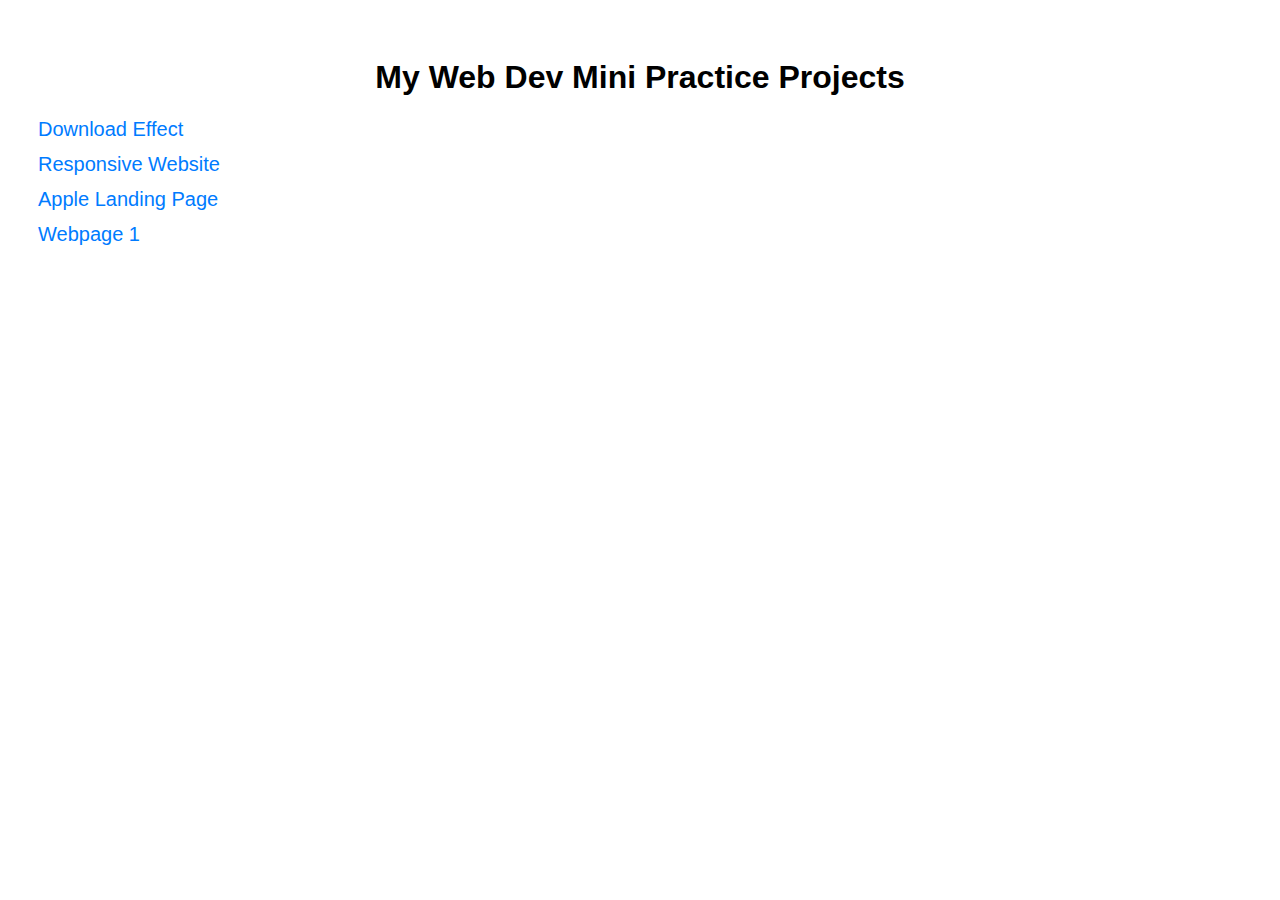
<file: index.html>
<!DOCTYPE html>
<html>
<head>
    <title>My Web Dev Practice</title>
    <style>
        body { font-family: Arial; padding: 30px; }
        h1 { text-align: center; }
        ul { list-style: none; padding: 0; }
        li { margin: 12px 0; }
        a { text-decoration: none; font-size: 20px; color: #007BFF; }
        a:hover { color: #FF6600; }
    </style>
</head>
<body>
    <h1>My Web Dev Mini Practice Projects</h1>

    <ul>
        <li><a href="download effect/index.html">Download Effect</a></li>
        <li><a href="Responsive Website/index.html">Responsive Website</a></li>
        <li><a href="apple-landing page/index.html">Apple Landing Page</a></li>
        <li><a href="webpage1/index.html">Webpage 1</a></li>
    </ul>

</body>
</html>
</file>
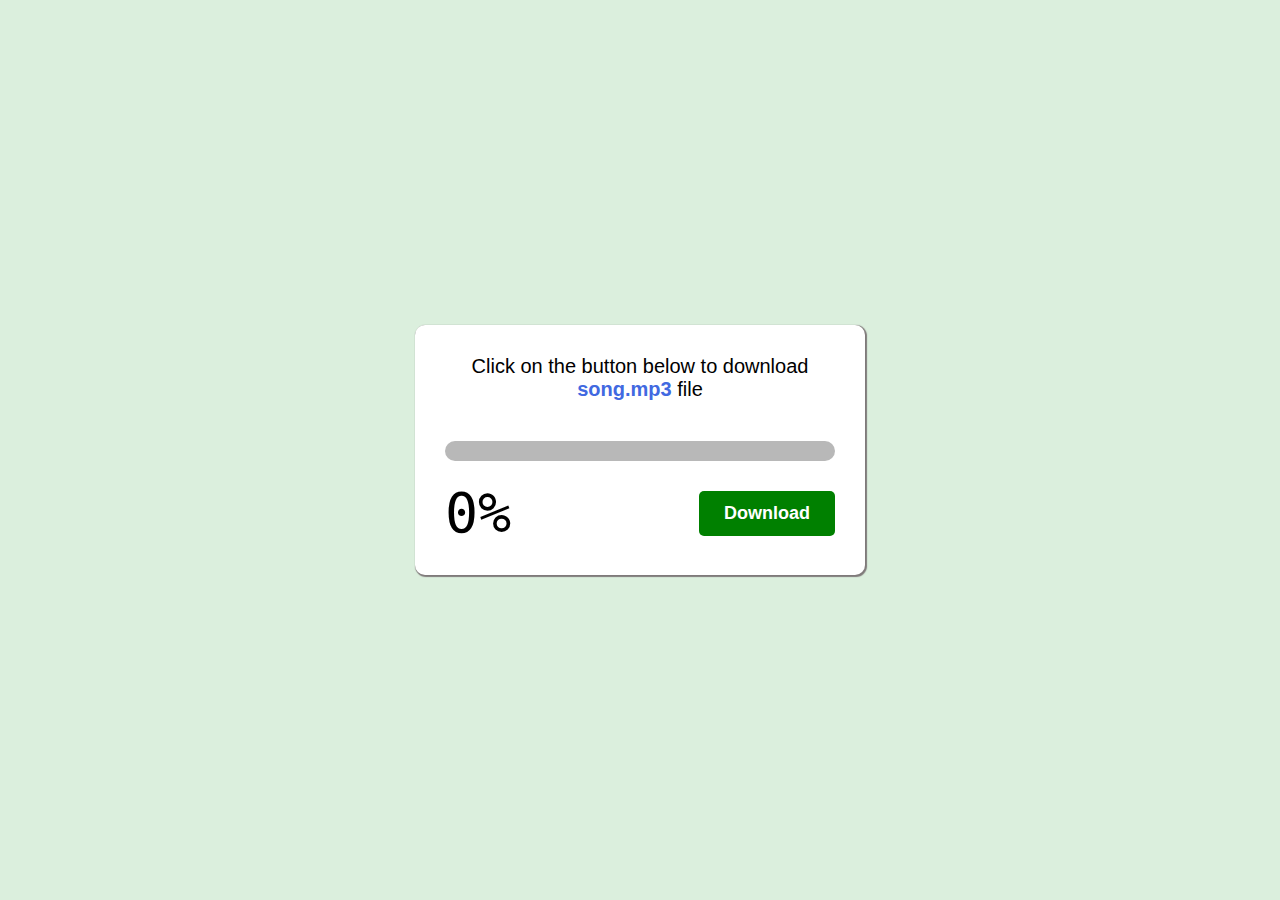
<file: download effect/index.html>
<!DOCTYPE html>
<html lang="en">
<head>
    <meta charset="UTF-8">
    <meta name="viewport" content="width=device-width, initial-scale=1.0">
    <title>Document</title>
    <link rel="stylesheet" href="practice.css">
</head>
 <main>
    
    
    <div class="card">
      <p>Click on the button below to download <span>song.mp3</span> file</p>
      <div class="outer">
        <div class="inner"></div>
      </div>

      <div class="bottom">
        <h2>0%</h2>
        <button>Download</button>
      </div>
    </div>

  </main>
  <script src="practice.js"></script>
</html>
</file>
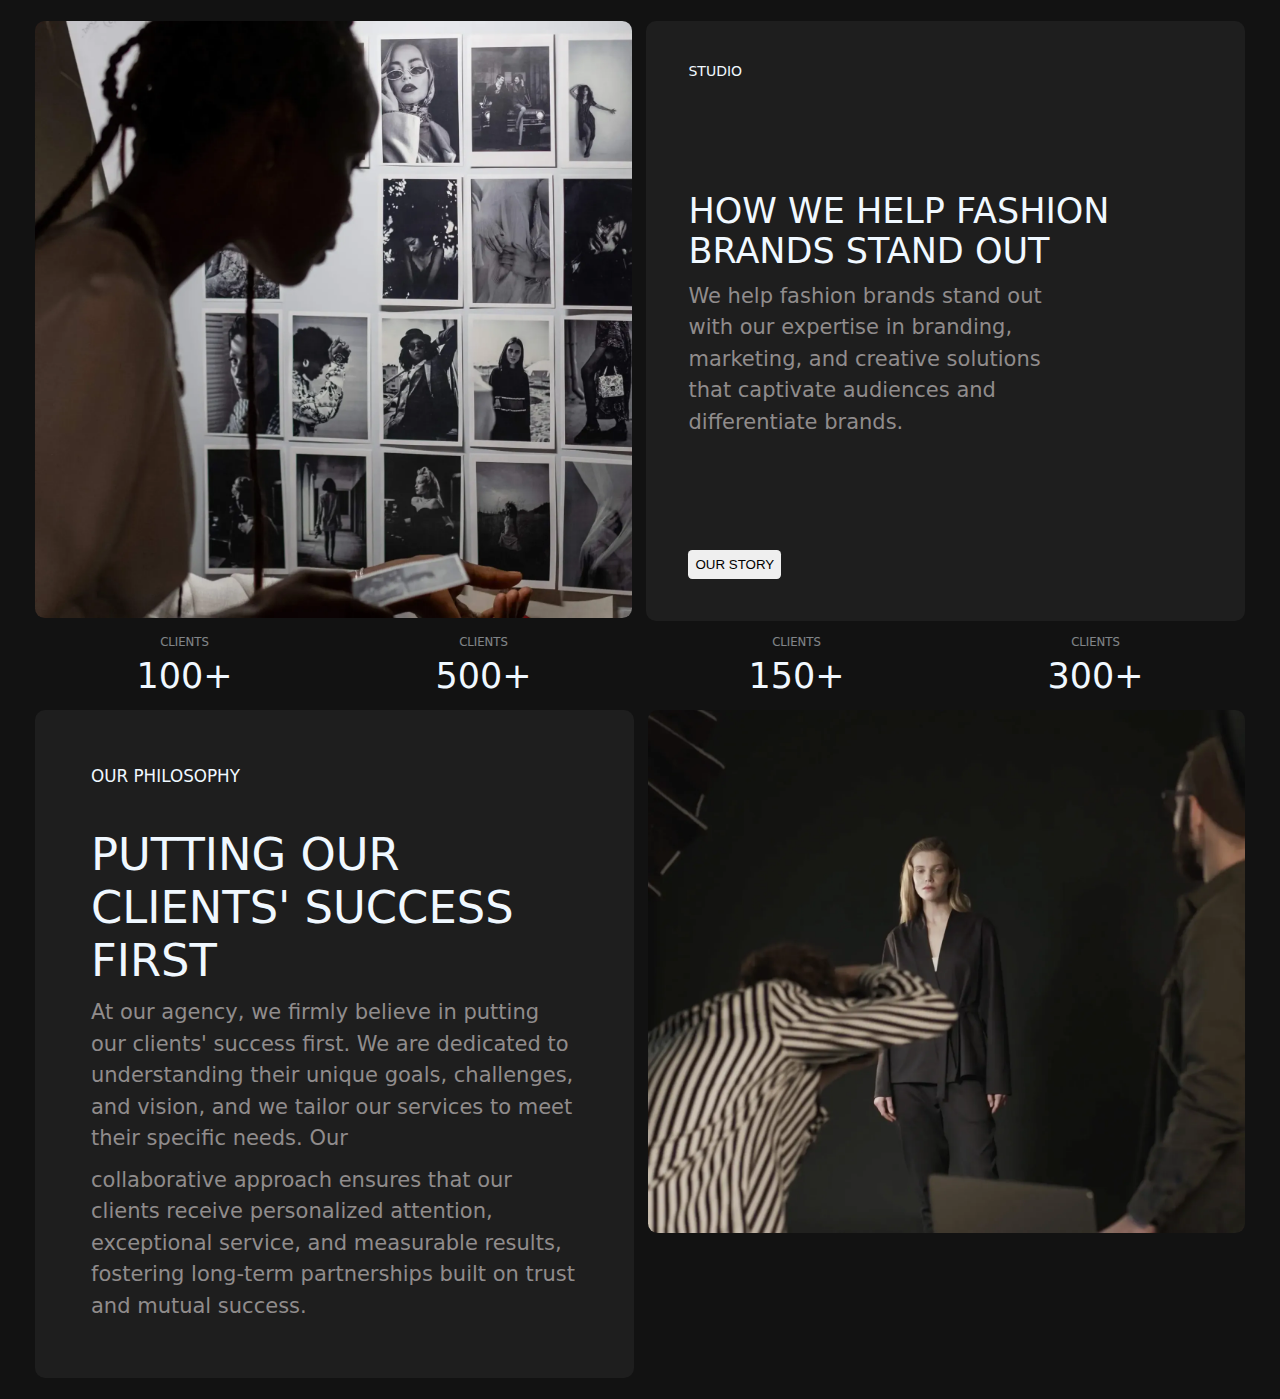
<file: Responsive Website/index.html>
<!DOCTYPE html>
<html lang="en">
<head>
    <meta charset="UTF-8">
    <meta name="viewport" content="width=device-width, initial-scale=1.0">
    <title>Studio Responsive Website</title>
    <link rel="stylesheet" href="style.css">
</head>
<body>
    <main>
        <section class="view1">
            <div class="top">
                <img src="./63d2cb2934d35c4b4c5b51da_studio-hero-p-1600.webp" alt="">
            </div>
            
            <div class="bottom">
                <p>STUDIO</p>
                <div class="text">
                      <h1>HOW WE HELP FASHION BRANDS STAND OUT</h1>
                      <p>We help fashion brands stand out with our expertise in branding, marketing, and creative solutions that captivate audiences and differentiate brands.</p>
                </div>
               <button>OUR STORY</button>
            </div>         
        </section>

        <section class="view2">
            <div class="top">
                <div class="element">
                    <small>CLIENTS</small>
                    <h1>100+</h1>
                </div>
                <div class="element">
                     <small>CLIENTS</small>
                    <h1>500+</h1>
                </div>
            </div>
            <div class="bottom">
                  <div class="element">
                    <small>CLIENTS</small>
                    <h1>150+</h1>
                </div>
                <div class="element">
                     <small>CLIENTS</small>
                    <h1>300+</h1>
                </div>
            </div>
        </section>

        <section class="view3">
            <div class="top">
                <img src="./image2.webp" alt="">
            </div>
            <div class="bottom">
                <p>OUR PHILOSOPHY</p>
                <div class="text">
                    <h2>Putting Our Clients' Success First</h2>
                    <p>At our agency, we firmly believe in putting our clients' success first. We are dedicated to understanding their unique goals, challenges, and vision, and we tailor our services to meet their specific needs. Our</p>
                    <p>collaborative approach ensures that our clients receive personalized attention, exceptional service, and measurable results, fostering long-term partnerships built on trust and mutual success.</p>

                </div>
            </div>
        </section>


    </main>
</body>
</html>
</file>
<file: download effect/practice.css>
*{margin: 0;
padding: 0;
box-sizing: border-box;
font-family: Arial, Helvetica, sans-serif;
}
html,body{
    height: 100%;
    width: 100%;
}
body{
    overflow: hidden;
}
main{
    height: 100%;
  width: 100%;
  background-color: rgb(219, 239, 221);
  display: flex;
  align-items: center;
  justify-content: center;
}
.card p{
    text-align: center;
    margin-bottom: 40px;
    font-size: 20px;
    font-weight: 500;
   
}
.card p span{
    font-weight: 600;
  color: royalblue;
}
.card{
   
     width: 450px;
  background-color: white;
  border-radius: 10px;
  padding: 30px;
  box-shadow: 1px 1px 1px 1px #7f7a7a;
}

.outer{
     height: 20px;
  border-radius: 50px;
  width: 100%;
  background-color: rgb(184, 184, 184);
}
.inner{
width: 0%;
height: 100%;
background-color: green;
border-radius: 50px;
}
.bottom{
  display: flex;
  align-items: center;
  justify-content: space-between;
  margin-top: 20px;
}

.bottom h2{
  font-size: 55px;
  font-family: monospace;
  font-weight: 100;
}
.bottom button{
    padding: 12px 25px;
  background-color: green;
  color: white;
  border-radius: 5px;
  font-size: 18px;

  font-weight: 600;
  border: 0;
  cursor: pointer;

}

.bottom button:active{
  scale: 0.95;}
</file>
<file: Responsive Website/style.css>
* {
  margin: 0;
  padding: 0;
  box-sizing: border-box;
}

html,
body {
  height: 100%;
  width: 100%;
}

html {
  font-family: system-ui, -apple-system, BlinkMacSystemFont, "Segoe UI", Roboto, Oxygen, Ubuntu, Cantarell, "Open Sans", "Helvetica Neue", sans-serif;
  color: aliceblue;
  font-size: clamp(14px, 1vw, 18px);
}

body {
  background-color: #121212;
}

section {
  max-width: 2000px;
}

main {
  width: 100%;
  display: flex;
  flex-direction: column;
  gap: 0rem;
  align-items: center;
}
main section.view1 {
  width: 100%;
  display: flex;
  flex-direction: column;
  gap: 1rem;
  padding: 0.5rem;
}
main section.view1 .top {
  width: 100%;
}
main section.view1 .top img {
  width: 100%;
  border-radius: 0.7rem;
}
main section.view1 .bottom {
  background-color: #1e1e1e;
  padding: 1.5rem;
  border-radius: 10px;
  display: flex;
  flex-direction: column;
  gap: 3rem;
}
main section.view1 .bottom .text {
  display: flex;
  flex-direction: column;
  gap: 0.7rem;
}
main section.view1 .bottom .text h1 {
  font-weight: 300;
  font-size: 2.5rem;
  text-transform: uppercase;
}
main section.view1 .bottom .text p {
  color: #908c8c;
  font-size: 1.5rem;
  font-weight: 100;
  line-height: 1.5;
}
main section.view1 .bottom button {
  width: -moz-fit-content;
  width: fit-content;
  border: none;
  padding: 0.5rem;
  border-radius: 0.3rem;
}
main section.view2 {
  display: flex;
  flex-direction: column;
  gap: 1rem;
  width: 100%;
  padding: 0.5rem;
}
main section.view2 .top,
main section.view2 .bottom {
  display: flex;
  width: 100%;
  justify-content: space-around;
}
main section.view2 .top .element,
main section.view2 .bottom .element {
  text-align: center;
  display: flex;
  flex-direction: column;
  gap: 0.5rem;
}
main section.view2 .top .element small,
main section.view2 .bottom .element small {
  opacity: 0.5;
}
main section.view2 .top .element h1,
main section.view2 .bottom .element h1 {
  font-size: 2.5rem;
  font-weight: 400;
}
main section.view3 {
  width: 100%;
  padding: 0.5rem;
  display: flex;
  flex-direction: column;
  gap: 1rem;
}
main section.view3 .top {
  width: 100%;
}
main section.view3 .top img {
  width: 100%;
  border-radius: 0.7rem;
}
main section.view3 .bottom {
  background-color: #1e1e1e;
  padding: 1.5rem;
  border-radius: 10px;
  display: flex;
  flex-direction: column;
  gap: 3rem;
}
main section.view3 .bottom P {
  font-size: 1.2rem;
}
main section.view3 .bottom .text {
  display: flex;
  flex-direction: column;
  gap: 0.7rem;
}
main section.view3 .bottom .text h2 {
  font-weight: 350;
  font-size: 3.2rem;
  text-transform: uppercase;
}
main section.view3 .bottom .text p {
  color: #908c8c;
  font-size: 1.5rem;
  font-weight: 200;
  line-height: 1.5;
}
main section.view3 .bottom button {
  width: -moz-fit-content;
  width: fit-content;
  border: none;
  padding: 0.5rem;
  border-radius: 0.3rem;
}
main section.view3 .bottom > p {
  text-transform: uppercase;
}
main section.view4 {
  width: 100%;
  padding: 0.5rem;
  display: flex;
  flex-direction: column;
  gap: 1rem;
}
main section.view4 .top {
  width: 100%;
}
main section.view4 .top img {
  width: 100%;
  border-radius: 0.7rem;
}
main section.view4 .bottom {
  background-color: #1e1e1e;
  padding: 1.5rem;
  border-radius: 10px;
  display: flex;
  flex-direction: column;
  gap: 3rem;
}
main section.view4 .bottom P {
  font-size: 1.2rem;
}
main section.view4 .bottom .text {
  display: flex;
  flex-direction: column;
  gap: 0.7rem;
}
main section.view4 .bottom .text h2 {
  font-weight: 350;
  font-size: 3.2rem;
  text-transform: uppercase;
}
main section.view4 .bottom .text p {
  color: #908c8c;
  font-size: 1.5rem;
  font-weight: 200;
  line-height: 1.5;
}
main section.view4 .bottom button {
  width: -moz-fit-content;
  width: fit-content;
  border: none;
  padding: 0.5rem;
  border-radius: 0.3rem;
}
main section.view4 .bottom > p {
  text-transform: uppercase;
}
main section.view5 {
  display: flex;
  width: 100%;
  gap: 2rem;
  padding: 0.5rem;
}
main section.view5 .card {
  width: 100%;
  background-image: url(./card1.webp);
  aspect-ratio: 1/1;
  background-size: cover;
  display: flex;
  flex-direction: column;
  gap: 0rem;
  justify-content: space-between;
  padding: 1rem;
}
main section.view5 .card .icon,
main section.view5 .card .bottom {
  background-color: rgba(255, 255, 255, 0.05);
  -webkit-backdrop-filter: blur(2rem);
          backdrop-filter: blur(2rem);
  border: 1px solid rgba(255, 255, 255, 0.1);
  padding: 0.5rem;
}
main section.view5 .card .icon {
  width: -moz-fit-content;
  width: fit-content;
  border-radius: 50%;
}
main section.view5 .card .top {
  display: flex;
  justify-content: flex-end;
  gap: 1rem;
}
main section.view5 .card .bottom {
  display: flex;
  justify-content: space-between;
  padding: 2rem 1rem;
}

@media (min-width: 900px) {
  main {
    padding: 1rem 2rem;
  }
  main section.view1 {
    flex-direction: row;
  }
  main section.view1 .top,
  main section.view1 .bottom {
    width: 50%;
  }
  main section.view1 .bottom {
    justify-content: space-between;
    padding: 3rem;
  }
  main section.view1 .text {
    gap: 1.5rem;
  }
  main section.view1 .text h1 {
    font-size: 3.5rem;
  }
  main section.view1 .text p {
    font-size: 2rem;
    width: 70%;
  }
  main section.view2 {
    flex-direction: row;
  }
  main section.view3 {
    flex-direction: row-reverse;
  }
  main section.view3 .top, main section.view3 .bottom {
    width: 50%;
  }
  main section.view3 .bottom {
    justify-content: space-between;
    padding: 4rem;
  }
  main section.view3 .bottom .paragraphs {
    display: flex;
    gap: 2.5rem;
  }
  main section.view3 .bottom .paragraphs p {
    font-size: 1.2rem;
    font-weight: 400;
  }
  main section.view4 {
    flex-direction: row;
  }
  main section.view4 .top, main section.view4 .bottom {
    width: 100%;
  }
  main section.view4 .bottom {
    justify-content: space-between;
    padding: 4rem;
  }
  main section.view4 .bottom .paragraphs {
    display: flex;
    gap: 2.5rem;
  }
  main section.view4 .bottom .paragraphs p {
    font-size: 1.2rem;
    font-weight: 400;
  }
}/*# sourceMappingURL=style.css.map */
</file>
